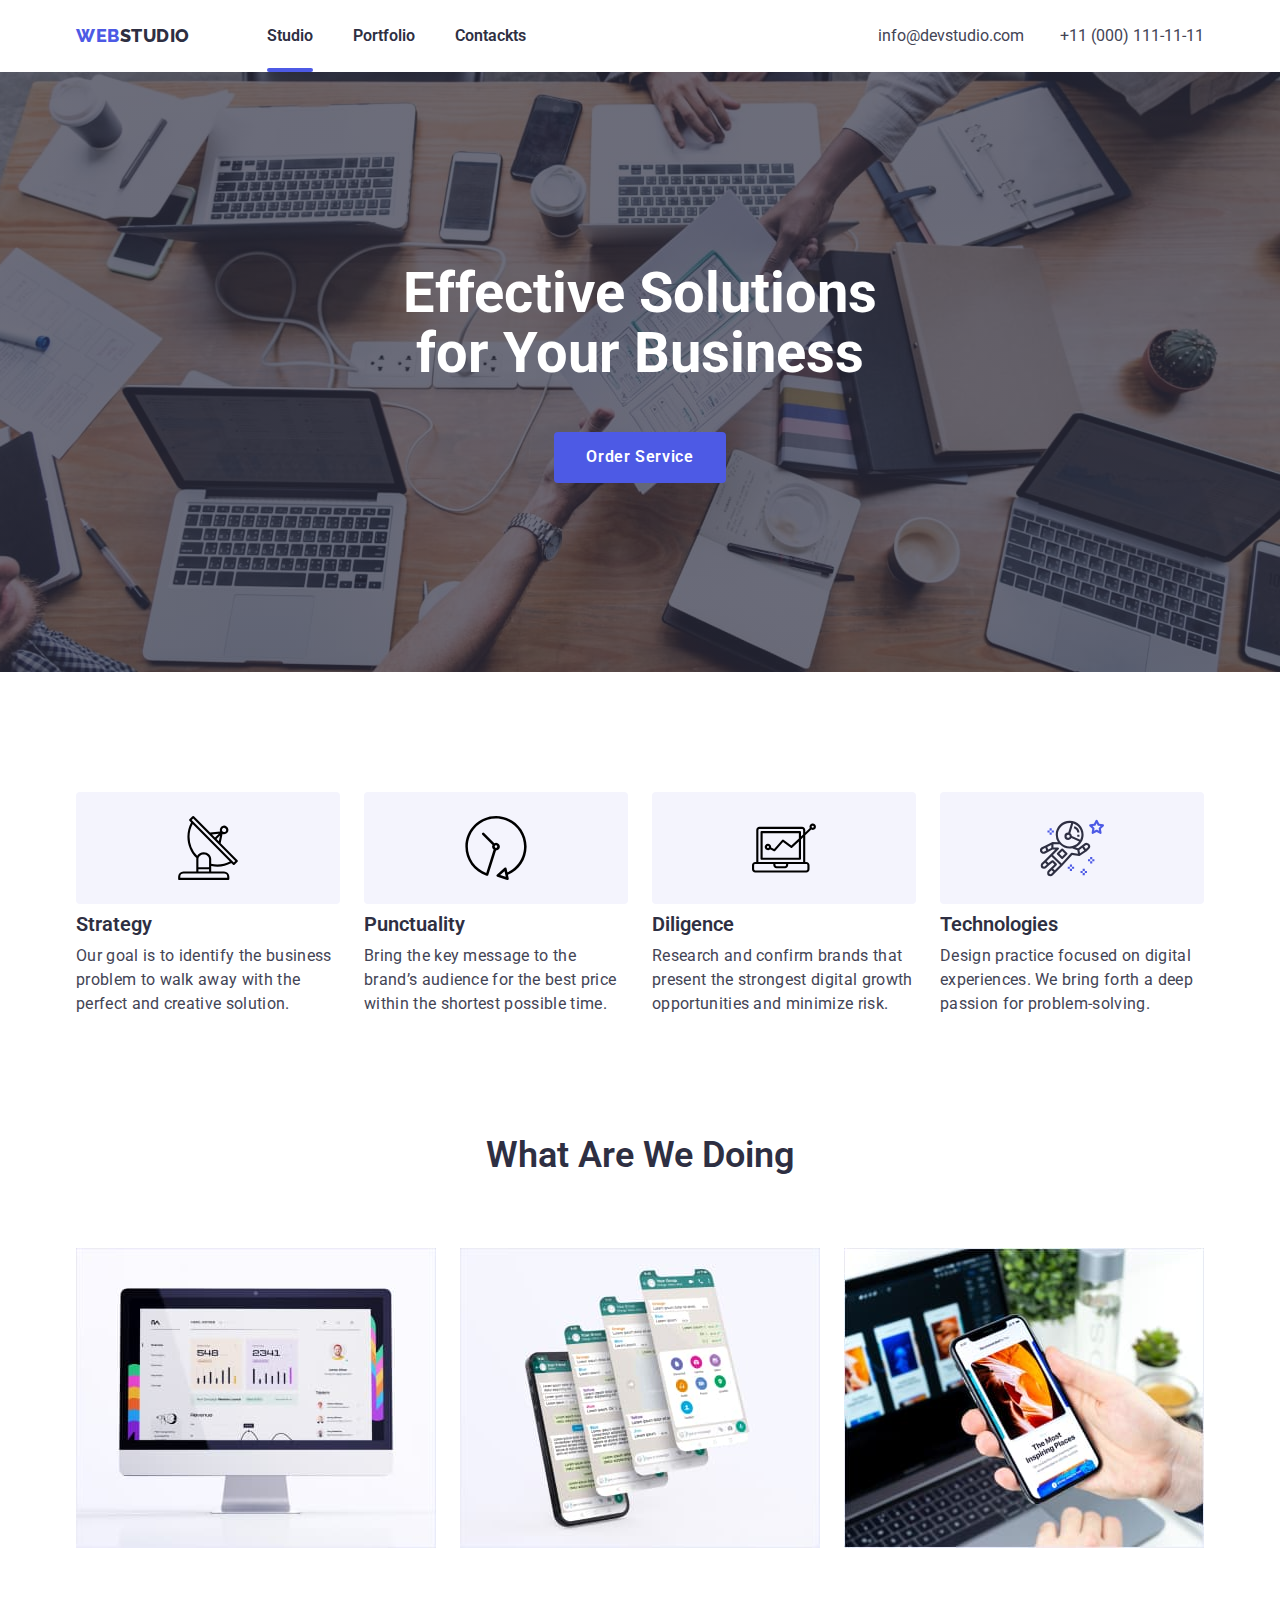
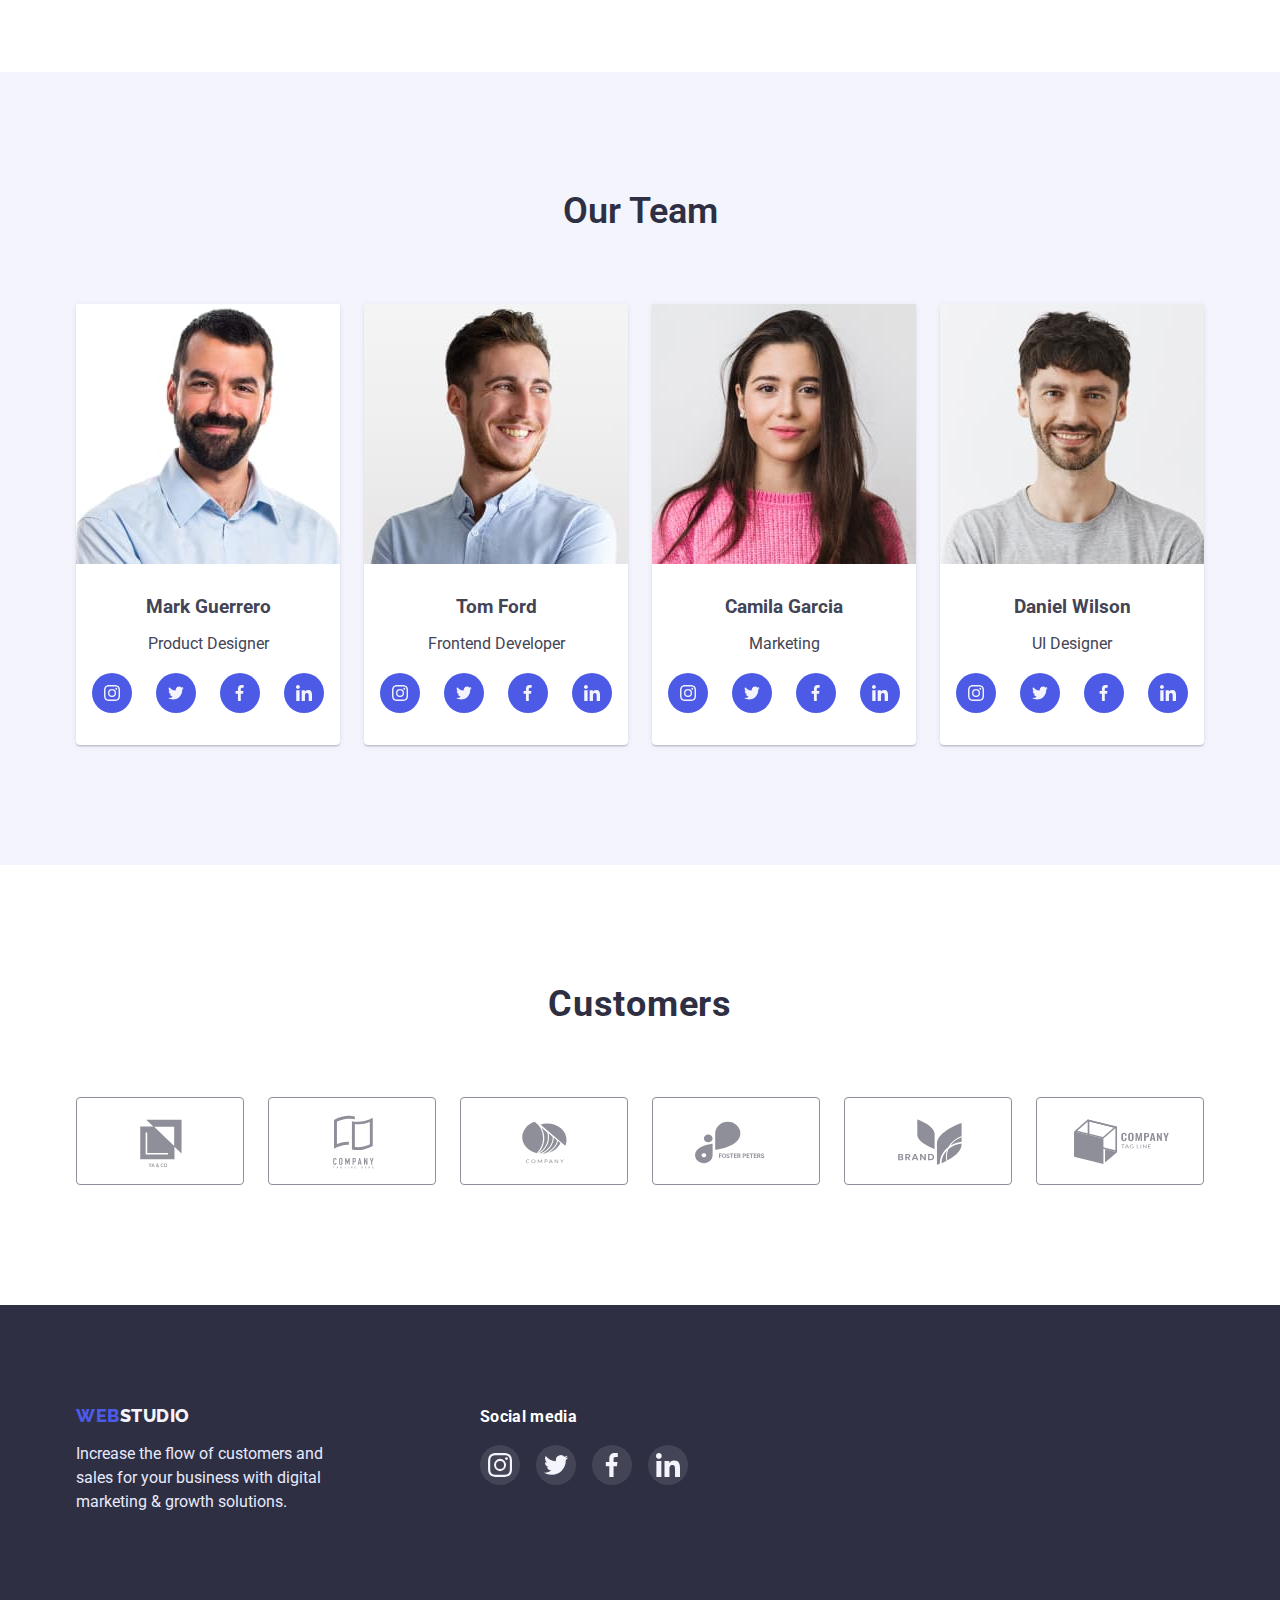
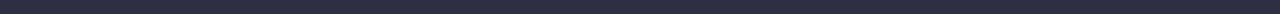
<file: index.html>
<!DOCTYPE html>
<html lang="en">

<head>
    <meta charset="UTF-8">
    <meta http-equiv="X-UA-Compatible" content="IE=edge">
    <meta name="viewport" content="width=device-width, initial-scale=1.0">
    <title>WEBSTUDIO</title>

    <link 
    rel="stylesheet" href="https://cdnjs.cloudflare.com/ajax/libs/modern-normalize/1.1.0/modern-normalize.min.css"
    integrity="sha512-wpPYUAdjBVSE4KJnH1VR1HeZfpl1ub8YT/NKx4PuQ5NmX2tKuGu6U/JRp5y+Y8XG2tV+wKQpNHVUX03MfMFn9Q=="
    crossorigin="anonymous" 
    referrerpolicy="no-referrer" />

    <link rel="preconnect" href="https://fonts.googleapis.com">
    <link rel="preconnect" href="https://fonts.gstatic.com" crossorigin>
    <link href="https://fonts.googleapis.com/css2?family=Raleway:wght@700&family=Roboto:wght@400;500;700;900&display=swap"
        rel="stylesheet">

    <link rel="stylesheet" href="css/style.css">
</head>
<body>
    <header class="header">
        <div class="container header-conteiner">
        <nav class="logo-nav">
            <a class="logo" href="index.html"><span>WEB</span>STUDIO</a>
            <ul class="site-nav list-nav" >
                <li class="item"><a class=" link menu-item active" href="index.html">Studio</a> </li>
                <li class="item"><a class=" link menu-item" href="portfolio.html">Portfolio</a> </li>
                <li class="item"><a class=" link menu-item" href="/">Contackts</a> </li>
            </ul>
        </nav> 
        <ul class="contacts-list list"> 
            <li class="item "><a class="contacts-link" href="mailto:info@devstudio.com">info@devstudio.com</a></li>
            <li class="item "><a class="contacts-link" href="tel:+110001111111">+11 (000) 111-11-11</a></li>
        </ul>
        </div>
    </header>
    <main>
        <section class="hero">
            <div class="container hero-container">
            <h1 class="hero-title"> Effective Solutions for Your Business </h1>
            <button data-modal-open type="button" class="button">Order Service</button>
            </div>
        </section>
        <section class="features-section">
            <div class="container">
            <h2 class="section-title visually-hidden">Features </h2>
            <ul class="list feature-list-ul">
                <li class="future-list-list"> 
                    <h2 class="feature-list list"></h2>
                    <div class="list-icons">
                        <svg class="list-icon">
                            <use href="./images/spriteicons.svg#icon-radar"></use>
                        </svg>
                    </div>
                    <h3 class="title title-id">Strategy</h3>
                    <p class="title-item">
                        Our goal is to identify the business problem to walk away with the
                        perfect and creative solution.
                    </p>
                </li>
                <li class="future-list-list">
                    <div class="list-icons">
                        <svg class="list-icon">
                            <use href="./images/spriteicons.svg#icon-clock"></use>
                        </svg>
                    </div>
                    <h3 class="title">Punctuality</h3>
                    <p class="title-item">
                        Bring the key message to the brand’s audience for the best price
                        within the shortest possible time.
                    </p>
                </li>
                <li class="future-list-list">
                    <div class="list-icons">
                        <svg class="list-icon">
                            <use href="./images/spriteicons.svg#icon-pc"></use>
                        </svg>
                    </div>
                    <h3 class="title">Diligence</h3>
                    <p class="title-item">
                        Research and confirm brands that present the strongest digital
                        growth opportunities and minimize risk.
                    </p>
                </li>
                <li class="future-list-list">
                    <div class="list-icons">
                        <svg class="list-icon">
                            <use href="./images/spriteicons.svg#icon-astronaut"></use>
                        </svg>
                    </div>
                    <h3 class="title">Technologies</h3>
                    <p class="title-item">
                        Design practice focused on digital experiences. We bring forth a
                        deep passion for problem-solving.
                    </p>
                </li>
            </ul>
            </div>
        </section>    
        <section class="work-section">
            <div class="container">
            <h2 class="section-title">What are we doing</h2>
            <ul class="img-list-title list">
            <li class="img-section">
                <a href="#"> <img src="images/monitor.jpg" alt="computer" width="360" height="300"/>
                </a>
            </li>
            <li class="img-section">
                <a href="#">
                    <img src="images/phone-desktop.jpg" alt="screenshot" width="360" height="300" />
                </a>
            </li>
            <li class="img-section">
                <a href="#">
                    <img src="images/phone-in-arm.jpg" alt="phone" width="360" height="300" />
                </a>
            </li>
            </ul>
            </div>
        </section>

        <section class="team">
            <div class="container ">
            <h2 class="section-title">Our Team</h2>
            <ul class="card-set list">
                <li class="team-section">
                    <article class="card">
                        <div class="card-thumb">
                            <img class="img-list" src="images/mark-guerrero.jpg" 
                            alt="fotomark" width="264" height="260" />
                        </div>

                        <div class="card-content"> 
                            <h3 class="card-heading">Mark Guerrero</h3>
                            <p 
                            class="card-text">Product Designer
                            </p>
                            <ul class="team-social list">
                                <li><a href="#" class="team-icons">
                                    <svg class="team-icon">
                                        <use href="./images/spriteicons.svg#icon-instagramsmall"></use>
                                    </svg>
                                </a>
                                </li>
                                <li><a href="#" class="team-icons">
                                    <svg class="team-icon">
                                        <use href="./images/spriteicons.svg#icon-twitsmall"></use>
                                    </svg>
                                </a>
                                </li>
                                <li><a href="#" class="team-icons">
                                    <svg class="team-icon">
                                        <use href="./images/spriteicons.svg#icon-fbsmall"></use>
                                    </svg>
                                </a>
                                </li>
                                <li><a href="#" class="team-icons">
                                    <svg class="team-icon">
                                        <use href="./images/spriteicons.svg#icon-linkedinsmall"></use>
                                    </svg>
                                    </a>
                                </li>
                            </ul>
                        </div> 
                    </article>
                </li>
            
                <li class="team-section">
                    <article class="card">
                        <div class="card-thumb">
                            <img class="img-list" src="images/tom-ford.jpg" alt="fototom" width="264" height="260"/>
                        </div>
                        <div class="card-content">
                            <h3 class="card-heading">Tom Ford</h3>
                        <p class="card-text">Frontend Developer</p>
                        <ul class="team-social list">
                            <li><a href="#" class="team-icons">
                                    <svg class="team-icon">
                                        <use href="./images/spriteicons.svg#icon-instagramsmall"></use>
                                    </svg>
                                </a>
                            </li>
                            <li><a href="#" class="team-icons">
                                    <svg class="team-icon">
                                        <use href="./images/spriteicons.svg#icon-twitsmall"></use>
                                    </svg>
                                </a>
                            </li>
                            <li><a href="#" class="team-icons">
                                    <svg class="team-icon">
                                        <use href="./images/spriteicons.svg#icon-fbsmall"></use>
                                    </svg>
                                </a>
                            </li>
                            <li><a href="#" class="team-icons">
                                    <svg class="team-icon">
                                        <use href="./images/spriteicons.svg#icon-linkedinsmall"></use>
                                    </svg>
                                </a>
                            </li>
                        </ul>
                        </div>
                    </article>
                </li>
                <li class="team-section">
                    <article class="card">
                        <div class="card-thumb">
                            <img class="img-list" src="images/camila-garcia.jpg" alt="fotocamila" width="264" height="260"/>
                        </div>
                        <div class="card-content"> 
                        <h3 class="card-heading">Camila Garcia</h3>
                        <p class="card-text">Marketing</p>
                        <ul class="team-social list">
                            <li><a href="#" class="team-icons">
                                    <svg class="team-icon">
                                        <use href="./images/spriteicons.svg#icon-instagramsmall"></use>
                                    </svg>
                                </a>
                            </li>
                            <li><a href="#" class="team-icons">
                                    <svg class="team-icon">
                                        <use href="./images/spriteicons.svg#icon-twitsmall"></use>
                                    </svg>
                                </a>
                            </li>
                            <li><a href="#" class="team-icons">
                                    <svg class="team-icon">
                                        <use href="./images/spriteicons.svg#icon-fbsmall"></use>
                                    </svg>
                                </a>
                            </li>
                            <li><a href="#" class="team-icons">
                                    <svg class="team-icon">
                                        <use href="./images/spriteicons.svg#icon-linkedinsmall"></use>
                                    </svg>
                                </a>
                            </li>
                        </ul>
                        </div>
                    </article>
                </li>
                <li class="team-section">
                    <article class="card">
                        <div class="card-thumb">
                            <img class="img-list" src="images/daniel-wilson.jpg" alt="fotodaniel" width="264" height="260"/>
                        </div>
                        <div class="card-content"> 
                        <h3 class="card-heading">Daniel Wilson</h3>
                        <p class="card-text">UI Designer</p>
                        <ul class="team-social list">
                            <li><a href="#" class="team-icons">
                                    <svg class="team-icon">
                                        <use href="./images/spriteicons.svg#icon-instagramsmall"></use>
                                    </svg>
                                </a>
                            </li>
                            <li><a href="#" class="team-icons">
                                    <svg class="team-icon">
                                        <use href="./images/spriteicons.svg#icon-twitsmall"></use>
                                    </svg>
                                </a>
                            </li>
                            <li><a href="#" class="team-icons">
                                    <svg class="team-icon">
                                        <use href="./images/spriteicons.svg#icon-fbsmall"></use>
                                    </svg>
                                </a>
                            </li>
                            <li><a href="#" class="team-icons">
                                    <svg class="team-icon">
                                        <use href="./images/spriteicons.svg#icon-linkedinsmall"></use>
                                    </svg>
                                </a>
                            </li>
                        </ul>
                        </div>
                    </article>
                </li>
            </ul>
            </div>
        </section>

        <section class="customers-section section">
            <div class="customers-container container">
                <h2 class="customers-title">Customers</h2>
            <ul class="customers-partner">
                <li class="customers-list"><a href="#" class="customers-icons">
                        <svg class="customers-icon">
                            <use href="./images/spriteicons.svg#icon-yaco"></use>
                        </svg>
                    </a>
                </li>
                <li class="customers-list"><a href="#" class="customers-icons">
                        <svg class="customers-icon">
                            <use href="./images/spriteicons.svg#icon-companybook"></use>
                        </svg>
                    </a>
                </li>
                <li class="customers-list"><a href="#" class="customers-icons">
                        <svg class="customers-icon">
                            <use href="./images/spriteicons.svg#icon-company"></use>
                        </svg>
                    </a>
                </li>
                <li class="customers-list"><a href="#" class="customers-icons">
                        <svg class="customers-icon">
                            <use href="./images/spriteicons.svg#icon-foster"></use>
                        </svg>
                    </a>
                </li>
                <li class="customers-list"><a href="#" class="customers-icons">
                        <svg class="customers-icon">
                            <use href="./images/spriteicons.svg#icon-brand"></use>
                        </svg>
                    </a>
                </li>
                <li class="customers-list"><a href="#" class="customers-icons">
                        <svg class="customers-icon">
                            <use href="./images/spriteicons.svg#icon-tagline"></use>
                        </svg>
                    </a>
                </li>
            </ul>
            </div>
        </section>
    </main>
    <footer class="footer-section">
        <div class="footer-container container">
            <div class="footer-recommendation">
                <a class="logo" href="/" ><span>Web</span>Studio</a>
                <p class="footer-text">Increase the flow of customers and sales for your business with
                    digital marketing & growth solutions.
                </p>
            </div>
            <div class="footer-social">
                <h2 class="footer-title">Social media</h2>
                <ul class="footer-media">
                    <li class="footer-list"><a href="#" class="footer-icons">
                            <svg class="footer-icon">
                                <use href="./images/spriteicons.svg#icon-instagramsmall"></use>
                            </svg>
                        </a>
                    </li>
                    <li class="footer-list"><a href="#" class="footer-icons">
                            <svg class="footer-icon">
                                <use href="./images/spriteicons.svg#icon-twitwhite"></use>
                            </svg>
                        </a>
                    </li>
                    <li class="footer-list"><a href="#" class="footer-icons">
                            <svg class="footer-icon">
                                <use href="./images/spriteicons.svg#icon-fbwhite"></use>
                            </svg>
                        </a>
                    </li>
                    <li class="footer-list"><a href="#" class="footer-icons">
                            <svg class="footer-icon">
                                <use href="./images/spriteicons.svg#icon-linkedinsmall"></use>
                            </svg>
                        </a>
                    </li>
                </ul>
            </div>
        </div>
    </footer>

    <div data-modal class="backdrop is-hidden">
        <div class="modal">
            <button data-modal-close type="button" class="modal-button">
                <svg class="modal-icon">
                    <use href="./images/spriteicons.svg#icon-close-black"></use>
                </svg>
            </button>
        </div>
    </div>

    <script src="modal.js"></script>
</body>
</html>
</file>
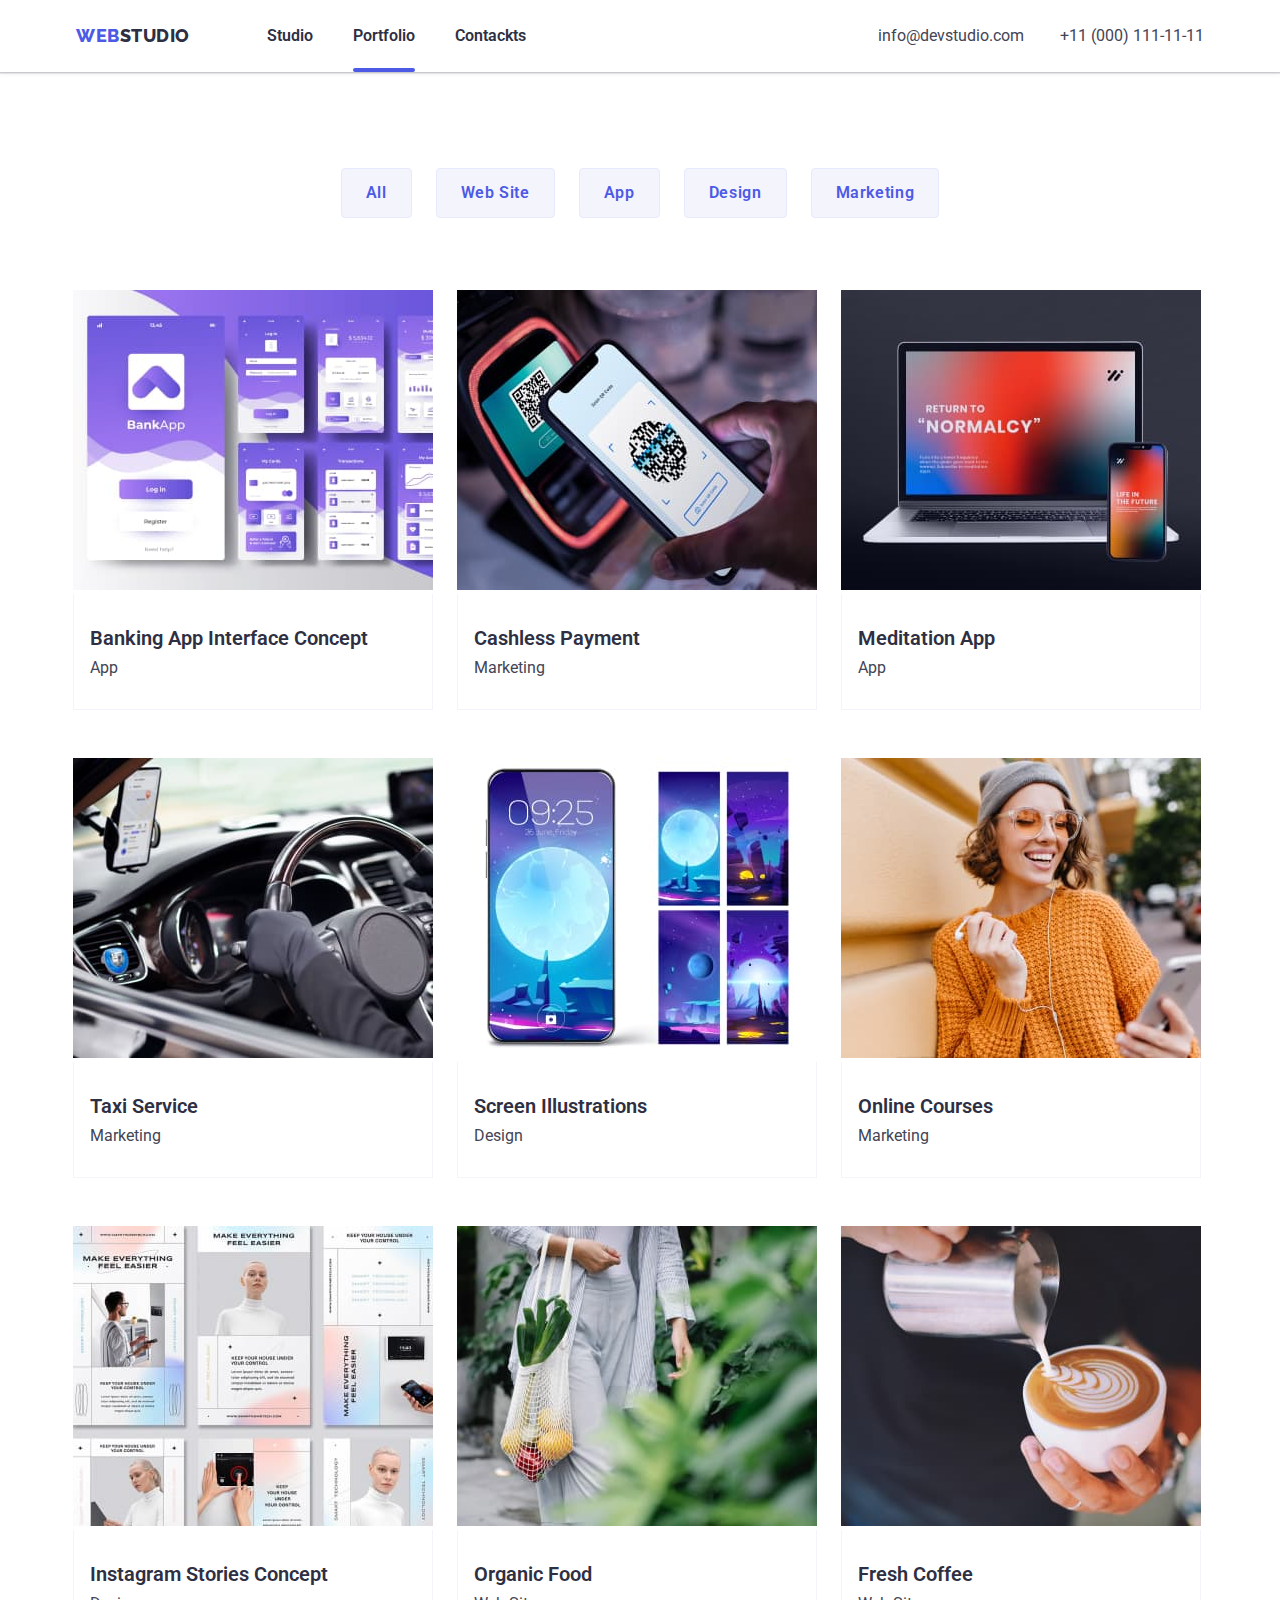
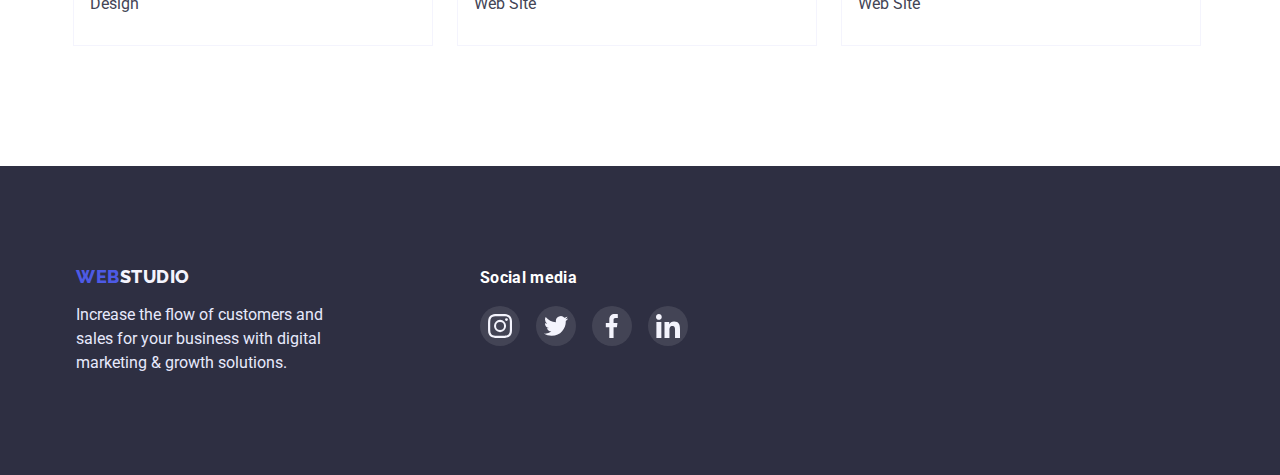
<file: portfolio.html>
<!DOCTYPE html>
<html lang="en">

<head>
    <meta charset="UTF-8">
    <meta http-equiv="X-UA-Compatible" content="IE=edge">
    <meta name="viewport" content="width=device-width, initial-scale=1.0">
    <title>Portfolio</title>

    <link 
    rel="stylesheet" href="https://cdnjs.cloudflare.com/ajax/libs/modern-normalize/1.1.0/modern-normalize.min.css" 
    integrity="sha512-wpPYUAdjBVSE4KJnH1VR1HeZfpl1ub8YT/NKx4PuQ5NmX2tKuGu6U/JRp5y+Y8XG2tV+wKQpNHVUX03MfMFn9Q==" 
    crossorigin="anonymous" 
    referrerpolicy="no-referrer" />

    <link rel="preconnect" href="https://fonts.googleapis.com">
    <link rel="preconnect" href="https://fonts.gstatic.com" crossorigin>
    <link href="https://fonts.googleapis.com/css2?family=Raleway:wght@700&family=Roboto:wght@400;500;700;900&display=swap"
        rel="stylesheet">

    <link rel="stylesheet" href="css/style.css">

</head>
<body>
    <header class="header">
        <div class="container header-conteiner">
            <nav class="logo-nav">
                <a class=" logo" href="index.html"><span>WEB</span>STUDIO</a>
                <ul class="site-nav">
                    <li class="item"><a class=" link menu-item"  href="index.html">Studio</a> </li>
                    <li class="item"><a class=" link menu-item active" href="portfolio.html">Portfolio</a> </li>
                    <li class="item"><a class=" link menu-item" href="/">Contackts</a> </li>
                </ul>
            </nav>
            <ul class="contacts-list list">
                <li class="item "><a class="contacts-link" href="mailto:info@devstudio.com">info@devstudio.com</a></li>
                <li class="item "><a class="contacts-link" href="tel:+110001111111">+11 (000) 111-11-11</a></li>
            </ul>
        </div>
    </header>

    <main>
        <section class="feature-list feature-list-list">
        <div class="container-portfolio">
            <ul class="batton-port-list list">
                <li><button class="button-portfolio" type="button">All </button></li>
                <li><button class="button-portfolio" type="button">Web Site</button></li>
                <li><button class="button-portfolio" type="button">App</button></li>
                <li><button class="button-portfolio" type="button">Design</button></li>
                <li><button class="button-portfolio" type="button">Marketing</button></li>
            </ul>
            
            <ul class="list portfolio-list">
                <li class="port-item">
                <a href="" class="link-portfolio">
                    <div class="portfolio-overlay">
                        <img src="./images/app-phone.jpg" width="360" height="300" alt="Banking App Interface Concept">
                        <div class="overlay">
                            <p class="overlay-text">14 Stylish and User-Friendly App Design Concepts · Task Manager
                                App · Calorie Tracker App · Exotic Fruit Ecommerce App · Cloud Storage App
                            </p>
                        </div>
                    </div>
                    <div class="gallery-item-text">
                        <h2 class="title">Banking App Interface Concept</h2>
                        <p class="paragraf">App</p>
                    </div>
                </a>
                </li>
                <li class="port-item">
                    <a href="/" class="link-portfolio">
                    <div class="portfolio-overlay">
                        <img class="img" width="360" height="300" src="images/phone-terminal.jpg"
                            alt="Banking App Interface Concept">
                        <div class="overlay">
                            <p class="overlay-text">14 Stylish and User-Friendly App Design Concepts · Task Manager
                            App · Calorie Tracker App · Exotic Fruit Ecommerce App · Cloud Storage App
                            </p>
                        </div>
                    </div>
                        <div class="gallery-item-text">
                            <h2 class="title">Cashless Payment</h2>
                            <p class="paragraf">Marketing</p>
                        </div>
                    </a>
                </li>

                <li class="port-item">
                    <a href="/" class="link-portfolio">
                    <div class="portfolio-overlay">
                        <img class="img" width="360" height="300" src="images/leptop.jpg" alt="Laptop">
                        <div class="overlay">
                            <p class="overlay-text">14 Stylish and User-Friendly App Design Concepts · Task Manager
                                App · Calorie Tracker App · Exotic Fruit Ecommerce App · Cloud Storage App
                            </p>
                        </div>
                    </div>
                        <div class="gallery-item-text">
                            <h2 class="title">Meditation App</h2>
                            <p class="paragraf">App</p>
                        </div>
                    </a>
                </li>
                <li class="port-item">
                    <a href="/" class="link-portfolio">
                    <div class="portfolio-overlay">
                        <img class="img" width="360" height="300" src="images/car.jpg" alt="Car">
                        <div class="overlay">
                            <p class="overlay-text">14 Stylish and User-Friendly App Design Concepts · Task Manager
                                App · Calorie Tracker App · Exotic Fruit Ecommerce App · Cloud Storage App
                            </p>
                        </div>
                    </div>
                        <div class="gallery-item-text">
                            <h2 class="title">Taxi Service</h2>
                            <p class="paragraf">Marketing</p>
                        </div>
                    </a>
                </li>
                <li class="port-item">
                    <a href="/" class="link-portfolio">
                    <div class="portfolio-overlay">
                        <img class="img" width="360" height="300" src="images/phone-art.jpg"
                            alt="Screen Illustrations">
                        <div class="overlay">
                            <p class="overlay-text">14 Stylish and User-Friendly App Design Concepts · Task Manager
                                App · Calorie Tracker App · Exotic Fruit Ecommerce App · Cloud Storage App
                            </p>
                        </div>
                    </div>
                        <div class="gallery-item-text">
                            <h2 class="title">Screen Illustrations</h2>
                            <p class="paragraf">Design</p>
                        </div>
                    </a>
                </li>
                <li class="port-item">
                    <a href="/" class="link-portfolio">
                    <div class="portfolio-overlay">
                        <img class="img" width="360" height="300" src="images/women.jpg" alt="Women">
                        <div class="overlay">
                            <p class="overlay-text">14 Stylish and User-Friendly App Design Concepts · Task Manager
                                App · Calorie Tracker App · Exotic Fruit Ecommerce App · Cloud Storage App
                            </p>
                        </div>
                    </div>
                        <div class="gallery-item-text">
                            <h2 class="title">Online Courses</h2>
                            <p class="paragraf">Marketing</p>
                        </div>
                    </a>
                </li>
                <li class="port-item">
                    <a href="/" class="link-portfolio">
                    <div class="portfolio-overlay">
                        <img class="img" width="360" height="300" src="images/pages.jpg"
                            alt="Instagram Stories">
                            <div class="overlay">
                                <p class="overlay-text">14 Stylish and User-Friendly App Design Concepts · Task Manager
                                    App · Calorie Tracker App · Exotic Fruit Ecommerce App · Cloud Storage App
                                </p>
                            </div>
                    </div>
                        <div class="gallery-item-text">
                            <h2 class="title">Instagram Stories Concept</h2>
                            <p class="paragraf">Design</p>
                        </div>
                    </a>
                </li>
                <li class="port-item">
                    <a href="/" class="link-portfolio">
                    <div class="portfolio-overlay">
                        <img class="img" width="360" height="300" src="images/women-with-vegetables.jpg"
                            alt="women-with-vegetables">
                        <div class="overlay">
                            <p class="overlay-text">14 Stylish and User-Friendly App Design Concepts · Task Manager
                                App · Calorie Tracker App · Exotic Fruit Ecommerce App · Cloud Storage App
                            </p>
                        </div>
                    </div>
                        <div class="gallery-item-text">
                            <h2 class="title">Organic Food</h2>
                            <p class="paragraf">Web Site</p>
                        </div>
                    </a>
                </li>
                <li class="port-item">
                    <a href="/" class="link-portfolio">
                    <div class="portfolio-overlay">
                        <img class="img" width="360" height="300" src="images/cofe.jpg" alt="Cofe">
                        <div class="overlay">
                        <p class="overlay-text">14 Stylish and User-Friendly App Design Concepts · Task Manager
                            App · Calorie Tracker App · Exotic Fruit Ecommerce App · Cloud Storage App
                        </p>
                        </div>
                    </div>
                        <div class="gallery-item-text">
                            <h2 class="title">Fresh Coffee</h2>
                            <p class="paragraf">Web Site</p>
                        </div>
                    </a>
                </li>
            </ul>
        </div>
        </section>
    </main>

    <footer class="footer-section">
        <div class="footer-container container">
            <div class="footer-recommendation">
                <a class="logo" href="/"><span>Web</span>Studio</a>
                <p class="footer-text">Increase the flow of customers and sales for your business with
                    digital marketing & growth solutions.
                </p>
            </div>
            <div class="footer-social">
                <h2 class="footer-title">Social media</h2>
                <ul class="footer-media">
                    <li class="footer-list"><a href="#" class="footer-icons">
                            <svg class="footer-icon">
                                <use href="./images/spriteicons.svg#icon-instagramsmall"></use>
                            </svg>
                        </a>
                    </li>
                    <li class="footer-list"><a href="#" class="footer-icons">
                            <svg class="footer-icon">
                                <use href="./images/spriteicons.svg#icon-twitwhite"></use>
                            </svg>
                        </a>
                    </li>
                    <li class="footer-list"><a href="#" class="footer-icons">
                            <svg class="footer-icon">
                                <use href="./images/spriteicons.svg#icon-fbwhite"></use>
                            </svg>
                        </a>
                    </li>
                    <li class="footer-list"><a href="#" class="footer-icons">
                            <svg class="footer-icon">
                                <use href="./images/spriteicons.svg#icon-linkedinsmall"></use>
                            </svg>
                        </a>
                    </li>
                </ul>
            </div>   
        </div>
    </footer>
</body>
</html>
</file>
<file: css/style.css>
:root {
    --text-color: #434455;
    --active-color: #4D5AE5;
    --button-hover-color: #404BBF;
    --title-bcg-color: #2E2F42;
    --light-color: #F4F4FD;
    --main-color: #FFFFFF;
    --border-color-port: #E7E9FC;
    --border-portfolio: 0.5px solid #F4F4FD;
    --teal-color: #31D0AA;
    --sub-color: #8E8F99;
    --gap24: 24px;
    --gap48: 48px;
    --shadow-card: 0px 1px 6px rgba(46, 47, 66, 0.08), 0px 1px 1px rgba(46, 47, 66, 0.16),0px 2px 1px rgba(46, 47, 66, 0.08);
    --shadow: 0px 1px 6px rgba(46, 47, 66, 0.08);
}

*,
*::after,
*::before {
    box-sizing: border-box;
    margin: 0;
    padding: 0;
}

ul {
    list-style: none;
}


.container {
    max-width: 1158px;
    margin: 0 auto;
    padding-left: 15px;
    padding-right: 15px;
}

body {
    color: var(--text-color);
    background: var(--main-color);
    font-family: "Roboto", sans-serif;
    font-size: 16px;  
}


.header {
    background: #FFFFFF;
    box-shadow: 0px 2px 1px rgba(46, 47, 66, 0.08), 0px 1px 1px 
    rgba(46, 47, 66, 0.16), 0px 1px 6px rgba(46, 47, 66, 0.08);
}

/* =========Теж працює=========== */
/* .header .container {
    display: flex;
    align-items: center;
    justify-content: space-between;
} */

.header-conteiner{
    display: flex;
    align-items: center;
    justify-content: space-between
}


.container-portfolio {
    margin-bottom: 0;
    width: 1158px;
    padding-left: 12px;
    padding-right: 12px;
    margin-left: auto;
    margin-right: auto;
}

/*================Logo====================*/
.logo-nav {
    display: flex;
    align-items: center;
    justify-content: space-between;
}

.logo {
    font-family: "Raleway", sans-serif;
    font-weight: 800;
    font-size: 18px;
    line-height: 1.33;
    letter-spacing: 0.03em;
    text-transform: uppercase;
    color: var(--title-bcg-color);
    text-decoration: none;
    
}

.logo span {
    color: var(--active-color);
}

/*===================Site nav=================*/

.site-nav {
    display: flex;
    margin-left: 77px;
    
}

.site-nav .item {
    margin-right: 40px;
}

.site-nav .item:last-child{
    margin-right: 0px;
}

.site-nav .link {
    display: block;
    padding-top: 24px;
    padding-bottom: 24px;

    color: var(--title-bcg-color);
    font-weight: 600;
    font-size: 16px;
    line-height: 1.5;
    text-decoration: none;
    transition: color 250ms cubic-bezier(0.4, 0, 0.2, 1);
    
}

.text-decor-none {
    text-decoration: none
}

.site-nav .link:hover,
.site-nav .link:focus {
    color: var(--active-color);
    
}

.link{
    position: relative;
}

.active::after {
    content: "";
    
    position: absolute;
    left: 0;
    bottom: 0px;
    
    width: 100%;
    height: 4px;

    background-color: var(--active-color);
    border-radius: 2px;
   
}

.menu-item{
    transition: color 250ms cubic-bezier(0.4, 0, 0.2, 1);
}

/*============Contacts=============== */

.contacts-list {
    display: flex;
    
}

.contacts-list .item + .item{
    margin-left: 12px;
}

.contacts-link,
.work-link {
    font-size: 16px;
    line-height: 1.5;
    color: var(--text-color);
    text-decoration: none;
    transition: color 250ms cubic-bezier(0.4, 0, 0.2, 1);
}

.contacts-link:hover,
.contacts-link:focus {
    color: var(--active-color);
}


.hero{
    padding: 192px 0px;
    max-width: 1440px;
    height: 600px;
    margin: 0 auto;
    background-color: var(--title-color);
    background-image: linear-gradient(rgba(46, 47, 66, 0.7), rgba(46, 47, 66, 0.7)), url(../images/people-office.jpg);
    background-position: center;
    background-repeat: no-repeat;
    background-size: cover;
}

.hero-container {
    text-align: center;
}

.hero-title {
    max-width: 492px;
    margin: 0 auto;
    margin-bottom: 48px;

    font-size: 56px;
    font-weight: 700;
    line-height: 1.07;
    color: #ffffff;
}

/*============Button===================*/

.button {
    padding: 16px 32px;

    font-family: "Roboto", sans-serif;
    font-weight: 600;
    font-size: 16px;
    line-height: 1.18;
    letter-spacing: 0.04em;
    color: var(--main-color);
    background-color: var(--active-color);

    display: flex;
    align-items: center;
    
    margin-right: auto;
    margin-left: auto;

    cursor: pointer;
    border: 1px solid var(--primery-band);
    border-radius: 4px;
    transition: background-color 250ms cubic-bezier(0.4, 0, 0.2, 1), box-shadow 250ms cubic-bezier(0.4, 0, 0.2, 1);
}

.button:hover,
.button:focus {
    background-color: var(--button-hover-color);
    box-shadow: 0px 4px 4px rgba(0, 0, 0, 0.15);
    
}


section {
    padding-top: 120px;
    padding-bottom: 120px;
}

/*==========Sections=============*/
.section-title {
    color: var(--title-bcg-color);
    font-weight: 600;
    font-size: 36px;
    line-height: 1.11;
    text-align: center;
    text-transform: capitalize;
}

.visually-hidden {
    position: absolute;
    width: 1px;
    height: 1px;
    margin: -1px;
    border: 0;
    padding: 0;
    white-space: nowrap;
    clip-path: inset(100%);
    clip: rect(0 0 0 0);
    overflow: hidden;
}

.feature-list .title,
.team-list .title,
.work-link .title {
    color: var(--title-bcg-color);
    font-weight: 600;
    font-size: 20px;
    line-height: 1.2;
}

/*========Features===========*/

.list{
    display: flex;
    flex-direction: row;
    align-items: flex-start;
    padding: 0px;
    gap: 24px;
}


.feature-list-ul{
    display: flex;
    
}

.list-icons {
    margin-bottom: 8px;

    width: 264px;
    height: 112px;
    border-radius: 4px;
    background-color: var(--light-color);

    display: flex;
    align-items: center;
    justify-content: center;
}

.list-icon {
    width: 64px;
    height: 64px;
}


.work-section{
    padding-top: 0px;
}


.title {
    color: var(--title-bcg-color);
    font-weight: 600;
    font-size: 20px;
    line-height: 1.2;
    display: flex;
    
}

.title-item {
    display: flex;

    font-family: 'Roboto';
    font-style: normal;
    font-weight: 400;
    font-size: 16px;
    line-height: 24px;
    letter-spacing: 0.02em;
    color: var(--text-color)
    
}

/*=========IMG-list===============*/

.img-list{
    display: flex;
}

.section-title{
    margin-bottom: 72px;
}

.img-list-title{
    display: flex;
}

/* img {
    display: block;
    max-width: 100%;
    height: auto;
} */
  
/*==========TEAM-list==============*/

.card-set{
    display: flex;
    padding: 0px;
    margin: 0px;
   
}

.card {
    border-radius: 0px 0px 4px 4px;
    background: #FFFFFF;
    box-shadow: var(--shadow-card)
}

.card-thumb-port{
    margin-bottom: 32px;
}

.card-content{
    display: flex;
    flex-direction: column;
    justify-content: center;
    align-items: center;
    padding: 0px;
    gap: 8px
}

.card-content {
     margin-top: 32px;
    
}

.card-text{
    margin-top: 8px;
}

.card-set > .team-section{
    flex-basis: calc(100% / 4);
}

.team-social{
    max-width: 264px;
}

.team {
    background: var(--light-color);
}

.team-social {
    display: flex;
    padding: 12px 16px 32px 16px;
    justify-content: space-between;
}

.team-icons {
    width: 40px;
    height: 40px;
    border-radius: 50%;
    background-color: #4D5AE5;

    display: flex;
    align-items: center;
    justify-content: center;
    
}

.team-icon {
    width: 16px;
    height: 16px;
}

/* =====customers======= */

.customers-section {
    padding-bottom: 120px;
}


.customers-title {
    margin-bottom: 72px;

    font-weight: 700;
    font-size: 36px;
    line-height: 1.11;
    letter-spacing: 0.02em;
    text-align: center;
    text-transform: capitalize;
    color: var(--title-bcg-color);
}

.customers-partner {
    display: flex;
    
}

.customers-list {
    margin-right: 24px;
    
}

.customers-list:last-child {
    margin-right: 0px;
    
}

.customers-icons {
    height: 88px;
    width: 168px;
    border: 1px solid var(--sub-color);
    border-radius: 4px;

    display: flex;
    align-items: center;
    justify-content: center;  

    transition: border 250ms cubic-bezier(0.4, 0, 0.2, 1);
}

.customers-icons:hover,
.customers-icons:focus {
    border: 1px solid var(--active-color);   
}

.customers-icon {
    height: 88px;
    width: 104px;
    fill: var(--sub-color);
    transition: fill 250ms cubic-bezier(0.4, 0, 0.2, 1);
}

.customers-icons:hover .customers-icon,
.customers-icons:focus .customers-icon {
    fill: var(--active-color);
    

}
/* ==============Porfolio  Buttons ===============*/

.button-portfolio {
    padding: 12px 24px;
    border: 1px solid var(--border-color-port);
    border-radius: 4px;
    color: var(--active-color);
    background: var(--light-color);
    
    font-family: "Roboto";;

    font-style: normal;
    font-weight: 600;
    font-size: 16px;
    line-height: 1.5;

    align-items: center;
    text-align: center;
    letter-spacing: 0.04em;

    cursor: pointer;
    transition: color 250ms cubic-bezier(0.4, 0, 0.2, 1), 
    background-color 250ms cubic-bezier(0.4, 0, 0.2, 1), 
    box-shadow 250ms cubic-bezier(0.4, 0, 0.2, 1);
}

.feature-list-list{
    padding-top: 96px;
    padding-bottom: 120px;
}

.batton-port-list {
    justify-content: center;
    margin-bottom: 72px;
}

.button-portfolio:hover,
.button-portfolio:focus {
    color: var(--light-color);
    background-color: #4D5AE5;
    box-shadow: 0px 3px 1px rgba(0, 0, 0, 0.1),
    0px 2px 1px rgba(0, 0, 0, 0.08),
    0px 2px 2px rgba(0, 0, 0, 0.12);
} 

.selector {
    justify-content: center;
}

.selector .item+.item {
    margin-left: var(--gap24);
}

.title {
    margin-bottom: 8px;
}


.list.selector {
    margin-bottom: 72px;
}

.portfolio-list {
    flex-wrap: wrap;
    row-gap: var(--gap48);
    column-gap: var(--gap24);
    
}

.portfolio-list .item {
    flex-basis: calc((100% - 2 * var(--gap24)) / 3);
    box-shadow: var(--shadow);
    overflow: hidden;
    
}

.gallery-item-text {
    padding-top: 32px;
    padding-bottom: 32px;
    padding-left: 16px;
    border: 0.5px solid var(--light-color);
    Border-top: none;
}

.link p {
    color: var(--text-color);
    text-decoration: none; 
}

.link{
    text-decoration: none;
}

/* =============Portfolio Overlay========= */

.port-item:hover {
    box-shadow: 0px 1px 6px rgba(46, 47, 66, 0.08), 0px 1px 1px rgba(46, 47, 66, 0.16),
     0px 2px 1px rgba(46, 47, 66, 0.08);
    transition: box-shadow 250ms cubic-bezier(0.4, 0, 0.2, 1);
}

.overlay {
    position: absolute;
    top: 0;
    left: 0;
    width: 100%;
    height: 100%;
    background-color: var(--active-color);
    
    padding: 40px 32px;
    transform: translatey(100%);
    transition: transform 250ms cubic-bezier(0.4, 0, 0.2, 1);
}

.port-item:hover .overlay {
    transform: translatey(0%);
}

.link-portfolio{
    text-decoration: none;
}

.paragraf{
   
    color: var(--text-color)
}

.overlay-text {
    line-height: 1.5;
    letter-spacing: 0.02em;
    color: #ffffff;
} 

.portfolio-overlay {
    position: relative;
    overflow: hidden;
}
/*=========================== Modal window ============================*/
.backdrop {
   position: fixed;
   top: 0;
   left: 0;
   width: 100%;
   height: 100%;
   background-color: rgba(46, 47, 66, 0.4);

   opacity: 1;
   transition: opacity 250ms cubic-bezier(0.4, 0, 0.2, 1);
}

.modal {
    position: absolute;
    top: 50%;
    left: 50%;
    transform: translate(-50%, -50%) scale(1);

    min-height: 576px;
    min-width: 408px;
    background-color: #fcfcfc;
    box-shadow: 0px 1px 1px rgba(0, 0, 0, 0.14), 0px 1px 3px rgba(0, 0, 0, 0.12), 0px 2px 1px rgba(0, 0, 0, 0.2);
    border-radius: 4px;
    
    transition: transform 250ms cubic-bezier(0.4, 0, 0.2, 1);
}

.modal-icon {
    width: 8px;
    height: 8px;
}

.backdrop.is-hidden {
    opacity: 0;
    pointer-events: none;
    visibility: visible;
}

.backdrop.is-hidden .modal {
    transform: translate(-50%, -50%) scale(1.3);
}

.modal-button {
    position: absolute;
    top: 24px;
    right: 24px;

    width: 24px;
    height: 24px;
    background-color: var(-border-color-port);
    border: 1px solid rgba(0, 0, 0, 0.1);
    border-radius: 50%;

    display: flex;
    align-items: center;
    justify-content: center;
    
    cursor: pointer;
}

/*===========Footer================*/
.footer-section {
    padding: 100px 0px;
    background-color: #2E2F42;
}

.footer-container {
    display: flex;
}

.footer-recommendation {
    margin-right: 120px;
}

.footer-logo {
    font-family: 'Raleway', sans-serif;
    font-size: 18px;
    font-weight: 800;
    text-transform: uppercase;
    color: var(--light-color);
}

.footer-text {
    width: 284px;
    margin-top: 16px;

    line-height: 1.5;
    color: var(--border-color-port);
}

.footer-title {
    font-size: 16px;
    margin-bottom: 16px;
    font-weight: 700;
    line-height: 1.5;
    letter-spacing: 0.02em;
    color: var(--main-color);
}

.footer-media {
    display: flex;
}

.footer-list {
    margin-right: 16px;

}

.footer-list:last-child {
    margin-right: 0px;
}

.footer-icons {
    width: 40px;
    height: 40px;
    border-radius: 50%;
    background-color: rgba(255, 255, 255, 0.1);

    display: flex;
    align-items: center;
    justify-content: center;
    transition: background-color 250ms cubic-bezier(0.4, 0, 0.2, 1);
}

.footer-icons:hover,
.footer-icons:focus {
    background-color: var(--teal-color);

}

.footer-icon {
    width: 24px;
    height: 24px;

}

.footer-recommendation .logo {
    color: var(--light-color);
    line-height: 1.17;
}
</file>
